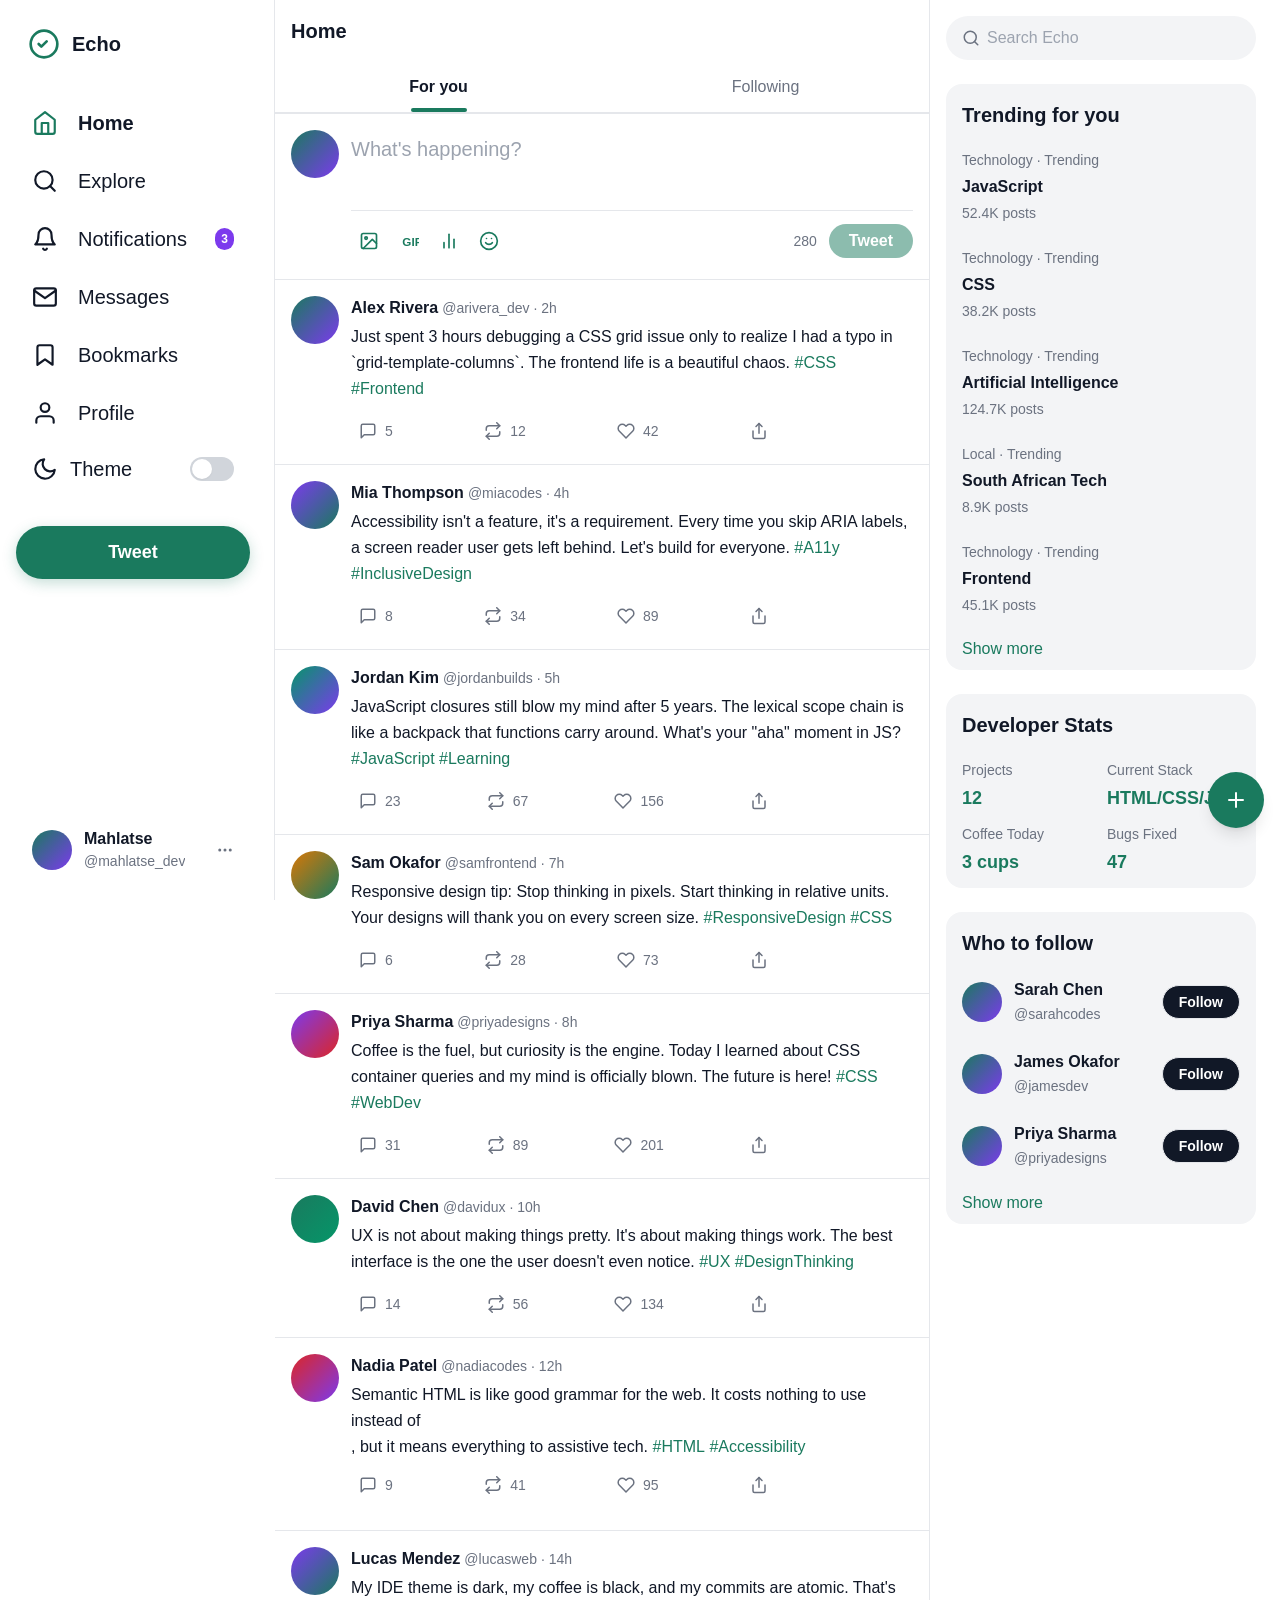
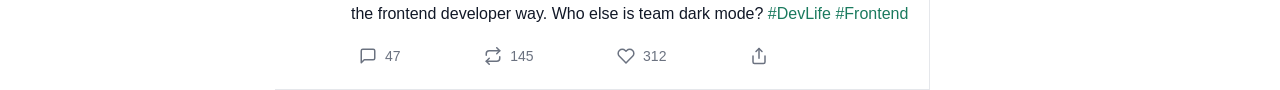
<file: index.html>
<!DOCTYPE html>
<html lang="en" data-theme="light">
<head>
  <meta charset="UTF-8">
  <meta name="viewport" content="width=device-width, initial-scale=1.0, maximum-scale=5.0">
  <meta name="description" content="Echo - Share ideas. Build conversations. A Twitter-inspired social platform for developers.">
  <meta name="theme-color" content="#1a7a5e">
  <title>Echo / Home</title>
  <link rel="stylesheet" href="css/variables.css">
  <link rel="stylesheet" href="css/main.css">
</head>
<body>
  <a href="#main-content" class="skip-link">Skip to main content</a>
  
  <!-- Toast Container -->
  <div class="toast-container" id="toast-container" role="status" aria-live="polite" aria-atomic="true"></div>
  
  <!-- Tweet Modal -->
  <div class="modal-backdrop" id="tweet-modal-backdrop" role="dialog" aria-modal="true" aria-labelledby="tweet-modal-title" tabindex="-1">
    <div class="modal" id="tweet-modal">
      <div class="modal__header">
        <button class="modal__close" id="tweet-modal-close" aria-label="Close tweet composer">
          <svg viewBox="0 0 24 24" fill="none" stroke="currentColor" stroke-width="2" stroke-linecap="round" stroke-linejoin="round"><line x1="18" y1="6" x2="6" y2="18"></line><line x1="6" y1="6" x2="18" y2="18"></line></svg>
        </button>
        <span id="tweet-modal-title" class="sr-only">Compose new tweet</span>
      </div>
      <div class="modal__body">
        <div class="composer" style="border: none;">
          <div class="composer__avatar" role="img" aria-label="Mahlatse's avatar"></div>
          <div class="composer__body">
            <textarea 
              class="composer__textarea" 
              id="modal-tweet-input" 
              placeholder="What's happening?" 
              maxlength="280" 
              aria-label="Tweet text"
              rows="4"
            ></textarea>
            <div class="composer__actions" style="border-top: 1px solid var(--border-color); margin-top: var(--space-3);">
              <div class="composer__tools">
                <button class="composer__tool" aria-label="Add media"><svg viewBox="0 0 24 24" fill="none" stroke="currentColor" stroke-width="2" stroke-linecap="round" stroke-linejoin="round"><rect x="3" y="3" width="18" height="18" rx="2" ry="2"></rect><circle cx="8.5" cy="8.5" r="1.5"></circle><polyline points="21 15 16 10 5 21"></polyline></svg></button>
                <button class="composer__tool" aria-label="Add GIF"><svg viewBox="0 0 24 24" fill="none" stroke="currentColor" stroke-width="2" stroke-linecap="round" stroke-linejoin="round"><text x="4" y="18" font-size="14" font-weight="bold" fill="currentColor" stroke="none">GIF</text></svg></button>
                <button class="composer__tool" aria-label="Add poll"><svg viewBox="0 0 24 24" fill="none" stroke="currentColor" stroke-width="2" stroke-linecap="round" stroke-linejoin="round"><line x1="18" y1="20" x2="18" y2="10"></line><line x1="12" y1="20" x2="12" y2="4"></line><line x1="6" y1="20" x2="6" y2="14"></line></svg></button>
                <button class="composer__tool" aria-label="Add emoji"><svg viewBox="0 0 24 24" fill="none" stroke="currentColor" stroke-width="2" stroke-linecap="round" stroke-linejoin="round"><circle cx="12" cy="12" r="10"></circle><path d="M8 14s1.5 2 4 2 4-2 4-2"></path><line x1="9" y1="9" x2="9.01" y2="9"></line><line x1="15" y1="9" x2="15.01" y2="9"></line></svg></button>
              </div>
              <div class="composer__right">
                <span class="composer__counter" id="modal-char-counter">280</span>
                <button class="composer__btn" id="modal-tweet-btn" disabled aria-label="Post tweet">Tweet</button>
              </div>
            </div>
          </div>
        </div>
      </div>
    </div>
  </div>
  
  <!-- Login Modal -->
  <div class="modal-backdrop" id="login-modal-backdrop" role="dialog" aria-modal="true" aria-labelledby="login-modal-title" tabindex="-1">
    <div class="modal" style="max-width: 440px;">
      <div class="modal__header">
        <div style="display: flex; align-items: center; gap: var(--space-3);">
          <svg class="logo__icon" viewBox="0 0 24 24" fill="none" stroke="currentColor" stroke-width="2" stroke-linecap="round" stroke-linejoin="round" style="width: 28px; height: 28px;"><path d="M12 2C6.48 2 2 6.48 2 12s4.48 10 10 10 10-4.48 10-10S17.52 2 12 2z"></path><path d="M8 12l2 2 4-4"></path></svg>
          <span id="login-modal-title" style="font-weight: var(--font-bold); font-size: var(--text-lg); color: var(--text-primary);">Sign in to Echo</span>
        </div>
        <button class="modal__close" id="login-modal-close" aria-label="Close login dialog">
          <svg viewBox="0 0 24 24" fill="none" stroke="currentColor" stroke-width="2" stroke-linecap="round" stroke-linejoin="round"><line x1="18" y1="6" x2="6" y2="18"></line><line x1="6" y1="6" x2="18" y2="18"></line></svg>
        </button>
      </div>
      <div class="modal__body" style="padding: var(--space-6);">
        <form class="login-form" id="login-modal-form" novalidate>
          <div class="form-group">
            <label class="form-label" for="login-modal-email">Email address</label>
            <div class="form-input-wrapper">
              <input 
                type="email" 
                id="login-modal-email" 
                class="form-input" 
                placeholder="you@example.com" 
                autocomplete="email"
                aria-describedby="login-modal-email-error"
                required
              >
            </div>
            <div class="form-error" id="login-modal-email-error" role="alert" aria-live="assertive" style="display: none;">
              <svg class="form-error__icon" viewBox="0 0 24 24" fill="none" stroke="currentColor" stroke-width="2" stroke-linecap="round" stroke-linejoin="round"><circle cx="12" cy="12" r="10"></circle><line x1="12" y1="8" x2="12" y2="12"></line><line x1="12" y1="16" x2="12.01" y2="16"></line></svg>
              <span>Please enter a valid email address</span>
            </div>
          </div>
          <div class="form-group">
            <label class="form-label" for="login-modal-password">Password</label>
            <div class="form-input-wrapper">
              <input 
                type="password" 
                id="login-modal-password" 
                class="form-input" 
                placeholder="Enter your password" 
                autocomplete="current-password"
                aria-describedby="login-modal-password-error"
                required
                minlength="6"
              >
              <button type="button" class="form-input__icon" id="login-modal-toggle-password" aria-label="Toggle password visibility" tabindex="-1">
                <svg id="login-modal-eye-icon" viewBox="0 0 24 24" fill="none" stroke="currentColor" stroke-width="2" stroke-linecap="round" stroke-linejoin="round"><path d="M1 12s4-8 11-8 11 8 11 8-4 8-11 8-11-8-11-8z"></path><circle cx="12" cy="12" r="3"></circle></svg>
              </button>
            </div>
            <div class="form-error" id="login-modal-password-error" role="alert" aria-live="assertive" style="display: none;">
              <svg class="form-error__icon" viewBox="0 0 24 24" fill="none" stroke="currentColor" stroke-width="2" stroke-linecap="round" stroke-linejoin="round"><circle cx="12" cy="12" r="10"></circle><line x1="12" y1="8" x2="12" y2="12"></line><line x1="12" y1="16" x2="12.01" y2="16"></line></svg>
              <span>Password must be at least 6 characters</span>
            </div>
          </div>
          <div class="form-options">
            <label class="form-checkbox-wrapper">
              <input type="checkbox" class="form-checkbox" id="login-modal-remember" aria-label="Remember me">
              <span class="form-checkbox-label">Remember me</span>
            </label>
            <a href="#" class="form-link">Forgot password?</a>
          </div>
          <button type="submit" class="btn-login" id="login-modal-submit">
            <span>Sign In</span>
          </button>
        </form>
        <div class="login-divider">or</div>
        <div class="login-footer">
          Don't have an account? <a href="#">Sign up</a>
        </div>
      </div>
    </div>
  </div>
  
  <div class="app-container">
    <!-- LEFT SIDEBAR -->
    <aside class="sidebar-left" role="navigation" aria-label="Main navigation">
      <div class="sidebar-left__top">
        <a href="index.html" class="logo" aria-label="Echo home">
          <svg class="logo__icon" viewBox="0 0 24 24" fill="none" stroke="currentColor" stroke-width="2" stroke-linecap="round" stroke-linejoin="round">
            <path d="M12 2C6.48 2 2 6.48 2 12s4.48 10 10 10 10-4.48 10-10S17.52 2 12 2z"></path>
            <path d="M8 12l2 2 4-4"></path>
          </svg>
          <span class="logo__text">Echo</span>
        </a>
        
        <nav class="nav" role="tablist" aria-label="Navigation tabs">
          <a href="index.html" class="nav__item nav__item--active" role="tab" aria-selected="true" aria-label="Home timeline">
            <svg class="nav__icon" viewBox="0 0 24 24" fill="none" stroke="currentColor" stroke-width="2" stroke-linecap="round" stroke-linejoin="round"><path d="M3 9l9-7 9 7v11a2 2 0 0 1-2 2H5a2 2 0 0 1-2-2z"></path><polyline points="9 22 9 12 15 12 15 22"></polyline></svg>
            <span class="nav__label">Home</span>
          </a>
          <a href="#" class="nav__item" role="tab" aria-selected="false" aria-label="Explore trending topics">
            <svg class="nav__icon" viewBox="0 0 24 24" fill="none" stroke="currentColor" stroke-width="2" stroke-linecap="round" stroke-linejoin="round"><circle cx="11" cy="11" r="8"></circle><line x1="21" y1="21" x2="16.65" y2="16.65"></line></svg>
            <span class="nav__label">Explore</span>
          </a>
          <a href="#" class="nav__item" role="tab" aria-selected="false" aria-label="Notifications">
            <svg class="nav__icon" viewBox="0 0 24 24" fill="none" stroke="currentColor" stroke-width="2" stroke-linecap="round" stroke-linejoin="round"><path d="M18 8A6 6 0 0 0 6 8c0 7-3 9-3 9h18s-3-2-3-9"></path><path d="M13.73 21a2 2 0 0 1-3.46 0"></path></svg>
            <span class="nav__label">Notifications</span>
            <span class="nav__badge" aria-label="3 unread notifications">3</span>
          </a>
          <a href="#" class="nav__item" role="tab" aria-selected="false" aria-label="Messages">
            <svg class="nav__icon" viewBox="0 0 24 24" fill="none" stroke="currentColor" stroke-width="2" stroke-linecap="round" stroke-linejoin="round"><path d="M4 4h16c1.1 0 2 .9 2 2v12c0 1.1-.9 2-2 2H4c-1.1 0-2-.9-2-2V6c0-1.1.9-2 2-2z"></path><polyline points="22,6 12,13 2,6"></polyline></svg>
            <span class="nav__label">Messages</span>
          </a>
          <a href="#" class="nav__item" role="tab" aria-selected="false" aria-label="Bookmarks">
            <svg class="nav__icon" viewBox="0 0 24 24" fill="none" stroke="currentColor" stroke-width="2" stroke-linecap="round" stroke-linejoin="round"><path d="M19 21l-7-5-7 5V5a2 2 0 0 1 2-2h10a2 2 0 0 1 2 2z"></path></svg>
            <span class="nav__label">Bookmarks</span>
          </a>
          <a href="#" class="nav__item" role="tab" aria-selected="false" aria-label="Profile">
            <svg class="nav__icon" viewBox="0 0 24 24" fill="none" stroke="currentColor" stroke-width="2" stroke-linecap="round" stroke-linejoin="round"><path d="M20 21v-2a4 4 0 0 0-4-4H8a4 4 0 0 0-4 4v2"></path><circle cx="12" cy="7" r="4"></circle></svg>
            <span class="nav__label">Profile</span>
          </a>
          <button class="theme-toggle" id="theme-toggle" aria-label="Toggle dark mode" aria-pressed="false">
            <svg class="theme-toggle__icon" viewBox="0 0 24 24" fill="none" stroke="currentColor" stroke-width="2" stroke-linecap="round" stroke-linejoin="round"><path d="M21 12.79A9 9 0 1 1 11.21 3 7 7 0 0 0 21 12.79z"></path></svg>
            <span class="theme-toggle__label">Theme</span>
            <span class="theme-toggle__switch" aria-hidden="true"></span>
          </button>
        </nav>
        
        <button class="btn-tweet" id="sidebar-tweet-btn" aria-label="Compose new tweet">
          <span>Tweet</span>
          <svg style="display: none;" viewBox="0 0 24 24" fill="none" stroke="currentColor" stroke-width="2" stroke-linecap="round" stroke-linejoin="round"><line x1="12" y1="5" x2="12" y2="19"></line><line x1="5" y1="12" x2="19" y2="12"></line></svg>
        </button>
      </div>
      
      <div class="profile-summary" role="button" tabindex="0" aria-label="Open profile menu for Mahlatse">
        <div class="profile-summary__avatar" role="img" aria-label="Mahlatse's avatar"></div>
        <div class="profile-summary__info">
          <span class="profile-summary__name">Mahlatse</span>
          <span class="profile-summary__handle">@mahlatse_dev</span>
        </div>
        <svg class="profile-summary__menu" viewBox="0 0 24 24" fill="none" stroke="currentColor" stroke-width="2" stroke-linecap="round" stroke-linejoin="round"><circle cx="12" cy="12" r="1"></circle><circle cx="19" cy="12" r="1"></circle><circle cx="5" cy="12" r="1"></circle></svg>
      </div>
    </aside>
    
    <!-- MAIN CONTENT -->
    <main class="main-feed" id="main-content">
      <header class="feed-header">
        <h1 class="feed-header__title">Home</h1>
        <div class="feed-tabs" role="tablist" aria-label="Feed tabs">
          <button class="feed-tab feed-tab--active" role="tab" aria-selected="true" id="tab-for-you">For you</button>
          <button class="feed-tab" role="tab" aria-selected="false" id="tab-following">Following</button>
        </div>
      </header>
      
      <!-- Tweet Composer -->
      <div class="composer" role="form" aria-label="Compose tweet">
        <div class="composer__avatar" role="img" aria-label="Mahlatse's avatar"></div>
        <div class="composer__body">
          <textarea 
            class="composer__textarea" 
            id="tweet-input" 
            placeholder="What's happening?" 
            maxlength="280" 
            aria-label="Tweet text"
            rows="2"
          ></textarea>
          <div class="composer__actions">
            <div class="composer__tools">
              <button class="composer__tool" aria-label="Add media"><svg viewBox="0 0 24 24" fill="none" stroke="currentColor" stroke-width="2" stroke-linecap="round" stroke-linejoin="round"><rect x="3" y="3" width="18" height="18" rx="2" ry="2"></rect><circle cx="8.5" cy="8.5" r="1.5"></circle><polyline points="21 15 16 10 5 21"></polyline></svg></button>
              <button class="composer__tool" aria-label="Add GIF"><svg viewBox="0 0 24 24" fill="none" stroke="currentColor" stroke-width="2" stroke-linecap="round" stroke-linejoin="round"><text x="4" y="18" font-size="14" font-weight="bold" fill="currentColor" stroke="none">GIF</text></svg></button>
              <button class="composer__tool" aria-label="Add poll"><svg viewBox="0 0 24 24" fill="none" stroke="currentColor" stroke-width="2" stroke-linecap="round" stroke-linejoin="round"><line x1="18" y1="20" x2="18" y2="10"></line><line x1="12" y1="20" x2="12" y2="4"></line><line x1="6" y1="20" x2="6" y2="14"></line></svg></button>
              <button class="composer__tool" aria-label="Add emoji"><svg viewBox="0 0 24 24" fill="none" stroke="currentColor" stroke-width="2" stroke-linecap="round" stroke-linejoin="round"><circle cx="12" cy="12" r="10"></circle><path d="M8 14s1.5 2 4 2 4-2 4-2"></path><line x1="9" y1="9" x2="9.01" y2="9"></line><line x1="15" y1="9" x2="15.01" y2="9"></line></svg></button>
            </div>
            <div class="composer__right">
              <span class="composer__counter" id="char-counter">280</span>
              <button class="composer__btn" id="tweet-btn" disabled aria-label="Post tweet">Tweet</button>
            </div>
          </div>
        </div>
      </div>
      
      <!-- Skeleton Loading -->
      <div id="skeleton-feed" aria-hidden="true">
        <div class="skeleton-tweet">
          <div class="skeleton skeleton-tweet__avatar"></div>
          <div class="skeleton-tweet__body">
            <div class="skeleton skeleton-tweet__line skeleton-tweet__line--short"></div>
            <div class="skeleton skeleton-tweet__line skeleton-tweet__line--long"></div>
            <div class="skeleton skeleton-tweet__line skeleton-tweet__line--medium"></div>
          </div>
        </div>
        <div class="skeleton-tweet">
          <div class="skeleton skeleton-tweet__avatar"></div>
          <div class="skeleton-tweet__body">
            <div class="skeleton skeleton-tweet__line skeleton-tweet__line--short"></div>
            <div class="skeleton skeleton-tweet__line skeleton-tweet__line--long"></div>
            <div class="skeleton skeleton-tweet__line skeleton-tweet__line--medium"></div>
          </div>
        </div>
        <div class="skeleton-tweet">
          <div class="skeleton skeleton-tweet__avatar"></div>
          <div class="skeleton-tweet__body">
            <div class="skeleton skeleton-tweet__line skeleton-tweet__line--short"></div>
            <div class="skeleton skeleton-tweet__line skeleton-tweet__line--long"></div>
            <div class="skeleton skeleton-tweet__line skeleton-tweet__line--medium"></div>
          </div>
        </div>
      </div>
      
      <!-- Tweet Feed -->
      <div id="tweet-feed" role="feed" aria-label="Tweet timeline" aria-busy="false" style="display: none;"></div>
    </main>
    
    <!-- RIGHT SIDEBAR -->
    <aside class="sidebar-right" aria-label="Trending and suggestions">
      <!-- Search -->
      <div class="search">
        <div class="search__input-wrapper">
          <svg class="search__icon" viewBox="0 0 24 24" fill="none" stroke="currentColor" stroke-width="2" stroke-linecap="round" stroke-linejoin="round"><circle cx="11" cy="11" r="8"></circle><line x1="21" y1="21" x2="16.65" y2="16.65"></line></svg>
          <input 
            type="text" 
            class="search__input" 
            id="search-input" 
            placeholder="Search Echo" 
            aria-label="Search"
            autocomplete="off"
          >
        </div>
        <div class="search__suggestions" id="search-suggestions" role="listbox" aria-label="Search suggestions">
          <div class="search__suggestion-item" role="option" tabindex="0">
            <svg width="16" height="16" viewBox="0 0 24 24" fill="none" stroke="currentColor" stroke-width="2" stroke-linecap="round" stroke-linejoin="round"><circle cx="11" cy="11" r="8"></circle><line x1="21" y1="21" x2="16.65" y2="16.65"></line></svg>
            <span>JavaScript</span>
          </div>
          <div class="search__suggestion-item" role="option" tabindex="0">
            <svg width="16" height="16" viewBox="0 0 24 24" fill="none" stroke="currentColor" stroke-width="2" stroke-linecap="round" stroke-linejoin="round"><circle cx="11" cy="11" r="8"></circle><line x1="21" y1="21" x2="16.65" y2="16.65"></line></svg>
            <span>CSS Grid</span>
          </div>
          <div class="search__suggestion-item" role="option" tabindex="0">
            <svg width="16" height="16" viewBox="0 0 24 24" fill="none" stroke="currentColor" stroke-width="2" stroke-linecap="round" stroke-linejoin="round"><circle cx="11" cy="11" r="8"></circle><line x1="21" y1="21" x2="16.65" y2="16.65"></line></svg>
            <span>Accessibility</span>
          </div>
          <div class="search__suggestion-item" role="option" tabindex="0">
            <svg width="16" height="16" viewBox="0 0 24 24" fill="none" stroke="currentColor" stroke-width="2" stroke-linecap="round" stroke-linejoin="round"><circle cx="11" cy="11" r="8"></circle><line x1="21" y1="21" x2="16.65" y2="16.65"></line></svg>
            <span>Frontend</span>
          </div>
        </div>
      </div>
      
      <!-- Trending -->
      <div class="widget">
        <h2 class="widget__header">Trending for you</h2>
        <div class="widget__item" tabindex="0" role="button">
          <span class="widget__category">Technology · Trending</span>
          <span class="widget__title">JavaScript</span>
          <span class="widget__meta">52.4K posts</span>
        </div>
        <div class="widget__item" tabindex="0" role="button">
          <span class="widget__category">Technology · Trending</span>
          <span class="widget__title">CSS</span>
          <span class="widget__meta">38.2K posts</span>
        </div>
        <div class="widget__item" tabindex="0" role="button">
          <span class="widget__category">Technology · Trending</span>
          <span class="widget__title">Artificial Intelligence</span>
          <span class="widget__meta">124.7K posts</span>
        </div>
        <div class="widget__item" tabindex="0" role="button">
          <span class="widget__category">Local · Trending</span>
          <span class="widget__title">South African Tech</span>
          <span class="widget__meta">8.9K posts</span>
        </div>
        <div class="widget__item" tabindex="0" role="button">
          <span class="widget__category">Technology · Trending</span>
          <span class="widget__title">Frontend</span>
          <span class="widget__meta">45.1K posts</span>
        </div>
        <button class="widget__footer">Show more</button>
      </div>
      
      <!-- Developer Stats -->
      <div class="widget">
        <h2 class="widget__header">Developer Stats</h2>
        <div class="dev-stats">
          <div class="dev-stat">
            <span class="dev-stat__label">Projects</span>
            <span class="dev-stat__value">12</span>
          </div>
          <div class="dev-stat">
            <span class="dev-stat__label">Current Stack</span>
            <span class="dev-stat__value">HTML/CSS/JS</span>
          </div>
          <div class="dev-stat">
            <span class="dev-stat__label">Coffee Today</span>
            <span class="dev-stat__value">3 cups</span>
          </div>
          <div class="dev-stat">
            <span class="dev-stat__label">Bugs Fixed</span>
            <span class="dev-stat__value">47</span>
          </div>
        </div>
      </div>
      
      <!-- Who to Follow -->
      <div class="widget">
        <h2 class="widget__header">Who to follow</h2>
        <div class="follow-item" tabindex="0" role="button">
          <div class="follow-item__avatar" role="img" aria-label="Sarah's avatar"></div>
          <div class="follow-item__info">
            <span class="follow-item__name">Sarah Chen</span>
            <span class="follow-item__handle">@sarahcodes</span>
          </div>
          <button class="follow-item__btn" aria-label="Follow Sarah Chen"><span class="follow-text">Follow</span></button>
        </div>
        <div class="follow-item" tabindex="0" role="button">
          <div class="follow-item__avatar" role="img" aria-label="James's avatar"></div>
          <div class="follow-item__info">
            <span class="follow-item__name">James Okafor</span>
            <span class="follow-item__handle">@jamesdev</span>
          </div>
          <button class="follow-item__btn" aria-label="Follow James Okafor"><span class="follow-text">Follow</span></button>
        </div>
        <div class="follow-item" tabindex="0" role="button">
          <div class="follow-item__avatar" role="img" aria-label="Priya's avatar"></div>
          <div class="follow-item__info">
            <span class="follow-item__name">Priya Sharma</span>
            <span class="follow-item__handle">@priyadesigns</span>
          </div>
          <button class="follow-item__btn" aria-label="Follow Priya Sharma"><span class="follow-text">Follow</span></button>
        </div>
        <button class="widget__footer">Show more</button>
      </div>
    </aside>
  </div>
  
  <!-- Mobile FAB -->
  <button class="fab" id="mobile-fab" aria-label="Compose new tweet">
    <svg viewBox="0 0 24 24" fill="none" stroke="currentColor" stroke-width="2" stroke-linecap="round" stroke-linejoin="round"><line x1="12" y1="5" x2="12" y2="19"></line><line x1="5" y1="12" x2="19" y2="12"></line></svg>
  </button>
  
  <!-- Mobile Bottom Nav -->
  <nav class="bottom-nav" role="navigation" aria-label="Mobile navigation">
    <a href="index.html" class="bottom-nav__item bottom-nav__item--active" aria-label="Home">
      <svg class="bottom-nav__icon" viewBox="0 0 24 24" fill="none" stroke="currentColor" stroke-width="2" stroke-linecap="round" stroke-linejoin="round"><path d="M3 9l9-7 9 7v11a2 2 0 0 1-2 2H5a2 2 0 0 1-2-2z"></path><polyline points="9 22 9 12 15 12 15 22"></polyline></svg>
    </a>
    <a href="#" class="bottom-nav__item" aria-label="Search">
      <svg class="bottom-nav__icon" viewBox="0 0 24 24" fill="none" stroke="currentColor" stroke-width="2" stroke-linecap="round" stroke-linejoin="round"><circle cx="11" cy="11" r="8"></circle><line x1="21" y1="21" x2="16.65" y2="16.65"></line></svg>
    </a>
    <a href="#" class="bottom-nav__item" aria-label="Notifications">
      <svg class="bottom-nav__icon" viewBox="0 0 24 24" fill="none" stroke="currentColor" stroke-width="2" stroke-linecap="round" stroke-linejoin="round"><path d="M18 8A6 6 0 0 0 6 8c0 7-3 9-3 9h18s-3-2-3-9"></path><path d="M13.73 21a2 2 0 0 1-3.46 0"></path></svg>
      <span class="bottom-nav__badge">3</span>
    </a>
    <a href="#" class="bottom-nav__item" aria-label="Messages">
      <svg class="bottom-nav__icon" viewBox="0 0 24 24" fill="none" stroke="currentColor" stroke-width="2" stroke-linecap="round" stroke-linejoin="round"><path d="M4 4h16c1.1 0 2 .9 2 2v12c0 1.1-.9 2-2 2H4c-1.1 0-2-.9-2-2V6c0-1.1.9-2 2-2z"></path><polyline points="22,6 12,13 2,6"></polyline></svg>
    </a>
  </nav>
  
  <script src="js/darkMode.js"></script>
  <script src="js/modal.js"></script>
  <script src="js/app.js"></script>
</body>
</html>
</file>
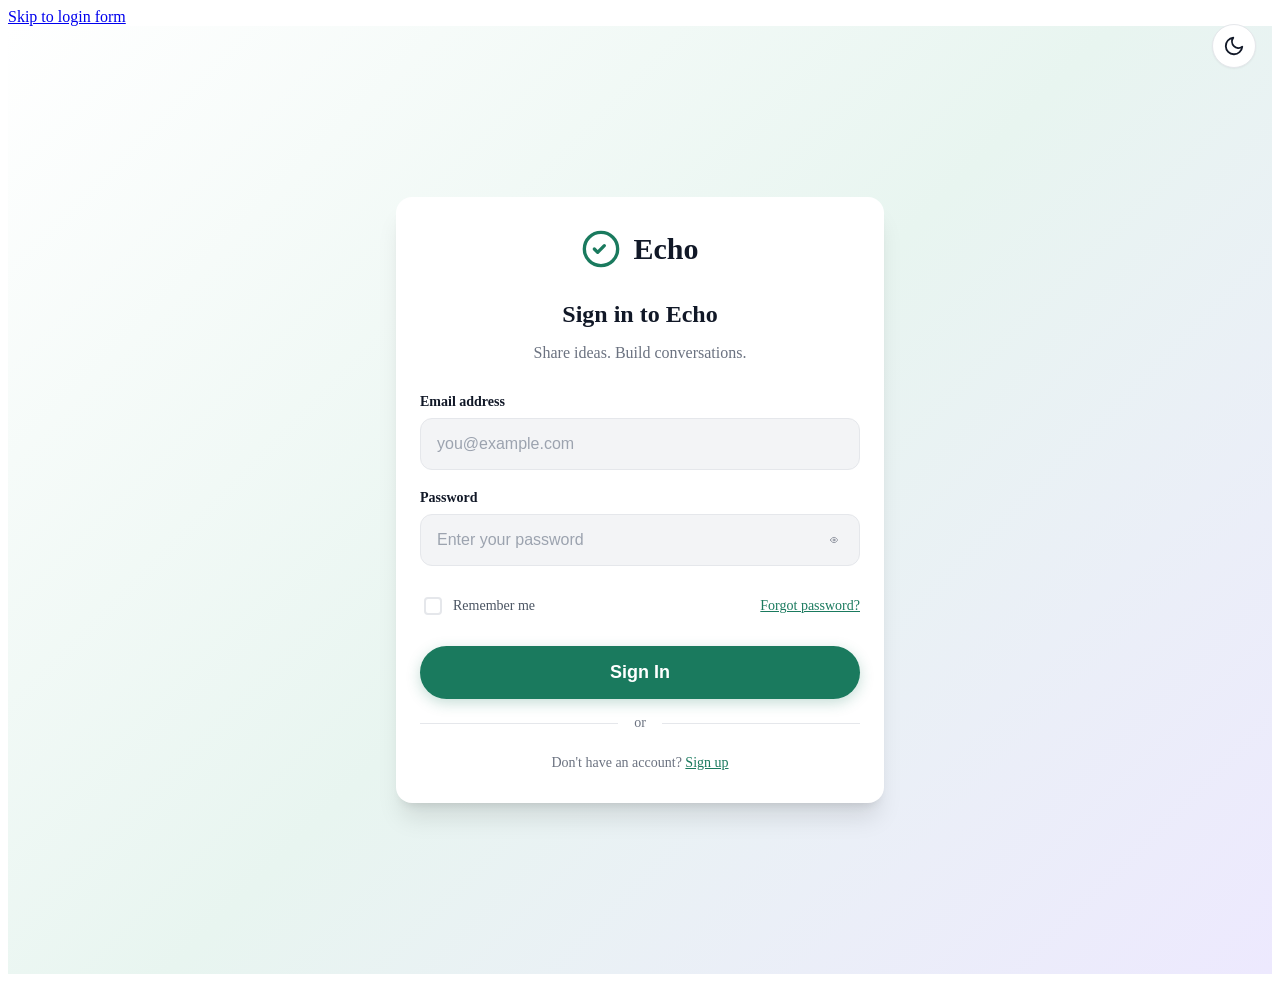
<file: login.html>
<!DOCTYPE html>
<html lang="en" data-theme="light">
<head>
  <meta charset="UTF-8">
  <meta name="viewport" content="width=device-width, initial-scale=1.0, maximum-scale=5.0">
  <meta name="description" content="Sign in to Echo - Share ideas. Build conversations.">
  <meta name="theme-color" content="#1a7a5e">
  <title>Sign in to Echo</title>
  <link rel="stylesheet" href="css/variables.css">
  <link rel="stylesheet" href="css/login.css">
</head>
<body>
  <a href="#login-content" class="skip-link">Skip to login form</a>
  
  <!-- Toast Container -->
  <div class="toast-container" id="toast-container" role="status" aria-live="polite" aria-atomic="true"></div>
  
  <div class="login-page" id="login-content">
    <button class="login-theme-toggle" id="theme-toggle" aria-label="Toggle dark mode" aria-pressed="false">
      <svg viewBox="0 0 24 24" fill="none" stroke="currentColor" stroke-width="2" stroke-linecap="round" stroke-linejoin="round">
        <path d="M21 12.79A9 9 0 1 1 11.21 3 7 7 0 0 0 21 12.79z"></path>
      </svg>
    </button>
    
    <div class="login-card">
      <div class="login-card__logo">
        <svg class="login-card__logo-icon" viewBox="0 0 24 24" fill="none" stroke="currentColor" stroke-width="2" stroke-linecap="round" stroke-linejoin="round">
          <path d="M12 2C6.48 2 2 6.48 2 12s4.48 10 10 10 10-4.48 10-10S17.52 2 12 2z"></path>
          <path d="M8 12l2 2 4-4"></path>
        </svg>
        <span class="login-card__logo-text">Echo</span>
      </div>
      
      <h1 class="login-card__title">Sign in to Echo</h1>
      <p class="login-card__subtitle">Share ideas. Build conversations.</p>
      
      <form class="login-form" id="login-form" novalidate>
        <div class="form-group">
          <label class="form-label" for="login-email">Email address</label>
          <div class="form-input-wrapper">
            <input 
              type="email" 
              id="login-email" 
              class="form-input" 
              placeholder="you@example.com" 
              autocomplete="email"
              aria-describedby="login-email-error"
              required
            >
          </div>
          <div class="form-error" id="login-email-error" role="alert" aria-live="assertive" style="display: none;">
            <svg class="form-error__icon" viewBox="0 0 24 24" fill="none" stroke="currentColor" stroke-width="2" stroke-linecap="round" stroke-linejoin="round"><circle cx="12" cy="12" r="10"></circle><line x1="12" y1="8" x2="12" y2="12"></line><line x1="12" y1="16" x2="12.01" y2="16"></line></svg>
            <span>Please enter a valid email address</span>
          </div>
        </div>
        
        <div class="form-group">
          <label class="form-label" for="login-password">Password</label>
          <div class="form-input-wrapper">
            <input 
              type="password" 
              id="login-password" 
              class="form-input" 
              placeholder="Enter your password" 
              autocomplete="current-password"
              aria-describedby="login-password-error"
              required
              minlength="6"
            >
            <button type="button" class="form-input__icon" id="toggle-password" aria-label="Toggle password visibility" tabindex="-1">
              <svg id="eye-icon" viewBox="0 0 24 24" fill="none" stroke="currentColor" stroke-width="2" stroke-linecap="round" stroke-linejoin="round">
                <path d="M1 12s4-8 11-8 11 8 11 8-4 8-11 8-11-8-11-8z"></path>
                <circle cx="12" cy="12" r="3"></circle>
              </svg>
            </button>
          </div>
          <div class="form-error" id="login-password-error" role="alert" aria-live="assertive" style="display: none;">
            <svg class="form-error__icon" viewBox="0 0 24 24" fill="none" stroke="currentColor" stroke-width="2" stroke-linecap="round" stroke-linejoin="round"><circle cx="12" cy="12" r="10"></circle><line x1="12" y1="8" x2="12" y2="12"></line><line x1="12" y1="16" x2="12.01" y2="16"></line></svg>
            <span>Password must be at least 6 characters</span>
          </div>
        </div>
        
        <div class="form-options">
          <label class="form-checkbox-wrapper">
            <input type="checkbox" class="form-checkbox" id="remember-me" aria-label="Remember me">
            <span class="form-checkbox-label">Remember me</span>
          </label>
          <a href="#" class="form-link">Forgot password?</a>
        </div>
        
        <button type="submit" class="btn-login" id="login-submit">
          <span>Sign In</span>
        </button>
      </form>
      
      <div class="login-divider">or</div>
      
      <div class="login-footer">
        Don't have an account? <a href="#">Sign up</a>
      </div>
    </div>
  </div>
  
  <script src="js/darkMode.js"></script>
  <script src="js/login.js"></script>
</body>
</html>
</file>
<file: css/variables.css>
/* ============================================
   ECHO — CSS Design Tokens
   Matte Emerald Green + Purple Accent Scheme
   ============================================ */

:root {
  /* Primary Palette — Matte Emerald Green */
  --color-primary: #1a7a5e;
  --color-primary-hover: #156b52;
  --color-primary-light: #e8f5f0;
  --color-primary-dark: #0f4a38;
  --color-primary-muted: #6b9b8a;

  /* Accent — Purple */
  --color-accent: #7c3aed;
  --color-accent-hover: #6d28d9;
  --color-accent-light: #ede9fe;
  --color-accent-muted: #a78bfa;

  /* Semantic Colors */
  --color-success: #059669;
  --color-warning: #d97706;
  --color-error: #dc2626;
  --color-info: #7c3aed;

  /* Neutral Scale */
  --color-white: #ffffff;
  --color-gray-50: #f9fafb;
  --color-gray-100: #f3f4f6;
  --color-gray-200: #e5e7eb;
  --color-gray-300: #d1d5db;
  --color-gray-400: #9ca3af;
  --color-gray-500: #6b7280;
  --color-gray-600: #4b5563;
  --color-gray-700: #374151;
  --color-gray-800: #1f2937;
  --color-gray-900: #111827;
  --color-black: #000000;

  /* Background */
  --bg-body: #ffffff;
  --bg-surface: #ffffff;
  --bg-surface-hover: #f9fafb;
  --bg-surface-active: #f3f4f6;
  --bg-elevated: #ffffff;
  --bg-overlay: rgba(0, 0, 0, 0.4);
  --bg-header: rgba(255, 255, 255, 0.85);

  /* Text */
  --text-primary: #111827;
  --text-secondary: #4b5563;
  --text-muted: #6b7280;
  --text-placeholder: #9ca3af;
  --text-on-primary: #ffffff;
  --text-on-accent: #ffffff;

  /* Border */
  --border-color: #e5e7eb;
  --border-color-light: #f3f4f6;
  --border-color-focus: #1a7a5e;
  --border-color-accent: #7c3aed;

  /* Shadows */
  --shadow-sm: 0 1px 2px 0 rgba(0, 0, 0, 0.05);
  --shadow-md: 0 4px 6px -1px rgba(0, 0, 0, 0.1), 0 2px 4px -2px rgba(0, 0, 0, 0.1);
  --shadow-lg: 0 10px 15px -3px rgba(0, 0, 0, 0.1), 0 4px 6px -4px rgba(0, 0, 0, 0.1);
  --shadow-xl: 0 20px 25px -5px rgba(0, 0, 0, 0.1), 0 8px 10px -6px rgba(0, 0, 0, 0.1);
  --shadow-primary: 0 4px 14px 0 rgba(26, 122, 94, 0.25);
  --shadow-accent: 0 4px 14px 0 rgba(124, 58, 237, 0.25);

  /* Typography */
  --font-sans: -apple-system, BlinkMacSystemFont, "Segoe UI", Roboto, Helvetica, Arial, sans-serif;
  --font-mono: "SF Mono", "Monaco", "Inconsolata", "Roboto Mono", monospace;

  --text-xs: 0.75rem;
  --text-sm: 0.875rem;
  --text-base: 1rem;
  --text-lg: 1.125rem;
  --text-xl: 1.25rem;
  --text-2xl: 1.5rem;
  --text-3xl: 1.875rem;

  --font-normal: 400;
  --font-medium: 500;
  --font-semibold: 600;
  --font-bold: 700;

  --leading-tight: 1.25;
  --leading-normal: 1.5;
  --leading-relaxed: 1.625;

  /* Spacing (8-point system) */
  --space-1: 0.25rem;
  --space-2: 0.5rem;
  --space-3: 0.75rem;
  --space-4: 1rem;
  --space-5: 1.25rem;
  --space-6: 1.5rem;
  --space-8: 2rem;
  --space-10: 2.5rem;
  --space-12: 3rem;
  --space-16: 4rem;
  --space-20: 5rem;

  /* Layout */
  --sidebar-left-width: 275px;
  --sidebar-right-width: 350px;
  --feed-max-width: 600px;
  --header-height: 53px;
  --bottom-nav-height: 56px;

  /* Radius */
  --radius-sm: 4px;
  --radius-md: 8px;
  --radius-lg: 12px;
  --radius-xl: 16px;
  --radius-full: 9999px;

  /* Transitions */
  --transition-fast: 150ms ease;
  --transition-base: 200ms ease;
  --transition-slow: 300ms ease;
  --transition-theme: 300ms ease-in-out;

  /* Z-index */
  --z-dropdown: 100;
  --z-sticky: 200;
  --z-modal-backdrop: 300;
  --z-modal: 400;
  --z-toast: 500;
}

/* ============================================
   DARK MODE TOKENS
   ============================================ */
[data-theme="dark"] {
  --bg-body: #000000;
  --bg-surface: #15202b;
  --bg-surface-hover: #1e2732;
  --bg-surface-active: #1e2732;
  --bg-elevated: #1e2732;
  --bg-overlay: rgba(91, 112, 131, 0.4);
  --bg-header: rgba(21, 32, 43, 0.85);

  --text-primary: #e7e9ea;
  --text-secondary: #71767b;
  --text-muted: #71767b;
  --text-placeholder: #536471;

  --border-color: #2f3336;
  --border-color-light: #1e2732;
  --border-color-focus: #1a7a5e;

  --shadow-sm: 0 1px 2px 0 rgba(255, 255, 255, 0.05);
  --shadow-md: 0 4px 6px -1px rgba(0, 0, 0, 0.3);
  --shadow-lg: 0 10px 15px -3px rgba(0, 0, 0, 0.4);
}
</file>
<file: css/main.css>
/* ============================================
   ECHO — Main Stylesheet
   Twitter-inspired Social Media Application
   ============================================ */

@import url('variables.css');

/* ============================================
   RESET & BASE
   ============================================ */
*, *::before, *::after {
  box-sizing: border-box;
  margin: 0;
  padding: 0;
}

html {
  scroll-behavior: smooth;
  -webkit-font-smoothing: antialiased;
  -moz-osx-font-smoothing: grayscale;
}

body {
  font-family: var(--font-sans);
  font-size: var(--text-base);
  line-height: var(--leading-normal);
  color: var(--text-primary);
  background-color: var(--bg-body);
  min-height: 100vh;
  transition: background-color var(--transition-theme), color var(--transition-theme);
}

img {
  max-width: 100%;
  height: auto;
  display: block;
}

button {
  font-family: inherit;
  cursor: pointer;
  border: none;
  background: none;
}

a {
  color: inherit;
  text-decoration: none;
}

input, textarea {
  font-family: inherit;
  font-size: inherit;
}

/* Skip Link */
.skip-link {
  position: absolute;
  top: -100%;
  left: var(--space-4);
  z-index: 9999;
  padding: var(--space-2) var(--space-4);
  background: var(--color-primary);
  color: var(--color-white);
  border-radius: var(--radius-md);
  font-weight: var(--font-semibold);
  transition: top var(--transition-fast);
}

.skip-link:focus {
  top: var(--space-4);
}

/* ============================================
   LAYOUT — 3-COLUMN GRID
   ============================================ */
.app-container {
  display: grid;
  grid-template-columns: var(--sidebar-left-width) 1fr var(--sidebar-right-width);
  max-width: 1280px;
  margin: 0 auto;
  min-height: 100vh;
}

/* Left Sidebar */
.sidebar-left {
  position: sticky;
  top: 0;
  height: 100vh;
  padding: var(--space-4) var(--space-6) var(--space-4) var(--space-4);
  display: flex;
  flex-direction: column;
  justify-content: space-between;
  border-right: 1px solid var(--border-color);
  transition: border-color var(--transition-theme);
}

.sidebar-left__top {
  display: flex;
  flex-direction: column;
  gap: var(--space-2);
}

/* Logo */
.logo {
  display: flex;
  align-items: center;
  gap: var(--space-3);
  padding: var(--space-3);
  border-radius: var(--radius-full);
  transition: background-color var(--transition-fast);
  width: fit-content;
}

.logo:hover {
  background-color: var(--bg-surface-hover);
}

.logo__icon {
  width: 32px;
  height: 32px;
  color: var(--color-primary);
  transition: color var(--transition-theme);
}

.logo__text {
  font-size: var(--text-xl);
  font-weight: var(--font-bold);
  color: var(--text-primary);
  transition: color var(--transition-theme);
}

/* Navigation */
.nav {
  display: flex;
  flex-direction: column;
  gap: var(--space-1);
  margin-top: var(--space-4);
}

.nav__item {
  display: flex;
  align-items: center;
  gap: var(--space-5);
  padding: var(--space-3) var(--space-4);
  border-radius: var(--radius-full);
  font-size: var(--text-xl);
  font-weight: var(--font-medium);
  color: var(--text-primary);
  transition: background-color var(--transition-fast), color var(--transition-theme);
  position: relative;
}

.nav__item:hover {
  background-color: var(--bg-surface-hover);
}

.nav__item:focus-visible {
  outline: 2px solid var(--color-primary);
  outline-offset: 2px;
}

.nav__item--active {
  font-weight: var(--font-bold);
}

.nav__item--active .nav__icon {
  color: var(--color-primary);
}

.nav__icon {
  width: 26px;
  height: 26px;
  flex-shrink: 0;
  transition: transform var(--transition-fast), color var(--transition-theme);
}

.nav__item:hover .nav__icon {
  transform: scale(1.1);
}

.nav__label {
  transition: color var(--transition-theme);
}

.nav__badge {
  position: absolute;
  right: var(--space-4);
  background: var(--color-accent);
  color: var(--color-white);
  font-size: var(--text-xs);
  font-weight: var(--font-bold);
  padding: 2px 6px;
  border-radius: var(--radius-full);
  min-width: 18px;
  text-align: center;
}

/* Tweet Button (Primary) */
.btn-tweet {
  width: 100%;
  margin-top: var(--space-6);
  padding: var(--space-4) var(--space-6);
  background: var(--color-primary);
  color: var(--color-white);
  font-size: var(--text-lg);
  font-weight: var(--font-bold);
  border-radius: var(--radius-full);
  transition: background-color var(--transition-fast), transform var(--transition-fast), box-shadow var(--transition-fast);
  box-shadow: var(--shadow-primary);
}

.btn-tweet:hover {
  background: var(--color-primary-hover);
  transform: translateY(-2px);
  box-shadow: 0 6px 20px rgba(26, 122, 94, 0.35);
}

.btn-tweet:active {
  transform: translateY(0);
}

.btn-tweet:focus-visible {
  outline: 2px solid var(--color-accent);
  outline-offset: 2px;
}

/* Profile Summary */
.profile-summary {
  display: flex;
  align-items: center;
  gap: var(--space-3);
  padding: var(--space-3) var(--space-4);
  border-radius: var(--radius-full);
  cursor: pointer;
  transition: background-color var(--transition-fast);
  margin-top: auto;
}

.profile-summary:hover {
  background-color: var(--bg-surface-hover);
}

.profile-summary__avatar {
  width: 40px;
  height: 40px;
  border-radius: var(--radius-full);
  object-fit: cover;
  background: linear-gradient(135deg, var(--color-primary), var(--color-accent));
}

.profile-summary__info {
  display: flex;
  flex-direction: column;
  overflow: hidden;
}

.profile-summary__name {
  font-weight: var(--font-bold);
  font-size: var(--text-base);
  color: var(--text-primary);
  white-space: nowrap;
  overflow: hidden;
  text-overflow: ellipsis;
  transition: color var(--transition-theme);
}

.profile-summary__handle {
  font-size: var(--text-sm);
  color: var(--text-muted);
  transition: color var(--transition-theme);
}

.profile-summary__menu {
  margin-left: auto;
  color: var(--text-muted);
  width: 18px;
  height: 18px;
}

/* ============================================
   MAIN FEED
   ============================================ */
.main-feed {
  border-right: 1px solid var(--border-color);
  min-height: 100vh;
  transition: border-color var(--transition-theme);
}

/* Sticky Header */
.feed-header {
  position: sticky;
  top: 0;
  z-index: var(--z-sticky);
  background: var(--bg-header);
  backdrop-filter: blur(12px);
  -webkit-backdrop-filter: blur(12px);
  border-bottom: 1px solid var(--border-color);
  transition: background-color var(--transition-theme), border-color var(--transition-theme);
}

.feed-header__title {
  padding: var(--space-4) var(--space-4);
  font-size: var(--text-xl);
  font-weight: var(--font-bold);
  color: var(--text-primary);
  transition: color var(--transition-theme);
}

.feed-tabs {
  display: flex;
  border-bottom: 1px solid var(--border-color);
  transition: border-color var(--transition-theme);
}

.feed-tab {
  flex: 1;
  text-align: center;
  padding: var(--space-4) var(--space-2);
  font-weight: var(--font-medium);
  font-size: var(--text-base);
  color: var(--text-muted);
  position: relative;
  transition: color var(--transition-fast), background-color var(--transition-fast);
  border: none;
  background: none;
  cursor: pointer;
}

.feed-tab:hover {
  background-color: var(--bg-surface-hover);
  color: var(--text-secondary);
}

.feed-tab:focus-visible {
  outline: 2px solid var(--color-primary);
  outline-offset: -2px;
}

.feed-tab--active {
  color: var(--text-primary);
  font-weight: var(--font-bold);
}

.feed-tab--active::after {
  content: '';
  position: absolute;
  bottom: 0;
  left: 50%;
  transform: translateX(-50%);
  width: 56px;
  height: 4px;
  background: var(--color-primary);
  border-radius: var(--radius-full);
  transition: background-color var(--transition-theme);
}

/* Tweet Composer */
.composer {
  display: flex;
  gap: var(--space-3);
  padding: var(--space-4) var(--space-4) var(--space-2);
  border-bottom: 1px solid var(--border-color);
  transition: border-color var(--transition-theme);
}

.composer__avatar {
  width: 48px;
  height: 48px;
  border-radius: var(--radius-full);
  object-fit: cover;
  flex-shrink: 0;
  background: linear-gradient(135deg, var(--color-primary), var(--color-accent));
}

.composer__body {
  flex: 1;
  display: flex;
  flex-direction: column;
}

.composer__textarea {
  width: 100%;
  border: none;
  outline: none;
  resize: none;
  font-size: var(--text-xl);
  color: var(--text-primary);
  background: transparent;
  min-height: 80px;
  padding: var(--space-2) 0;
  transition: color var(--transition-theme);
}

.composer__textarea::placeholder {
  color: var(--text-placeholder);
}

.composer__textarea:focus {
  outline: none;
}

.composer__actions {
  display: flex;
  align-items: center;
  justify-content: space-between;
  padding: var(--space-3) 0;
  border-top: 1px solid var(--border-color);
  transition: border-color var(--transition-theme);
}

.composer__tools {
  display: flex;
  gap: var(--space-1);
}

.composer__tool {
  width: 36px;
  height: 36px;
  display: flex;
  align-items: center;
  justify-content: center;
  border-radius: var(--radius-full);
  color: var(--color-primary);
  transition: background-color var(--transition-fast), transform var(--transition-fast);
}

.composer__tool:hover {
  background-color: var(--color-primary-light);
  transform: scale(1.1);
}

.composer__tool:focus-visible {
  outline: 2px solid var(--color-primary);
  outline-offset: 2px;
}

.composer__tool svg {
  width: 20px;
  height: 20px;
}

.composer__right {
  display: flex;
  align-items: center;
  gap: var(--space-3);
}

.composer__counter {
  font-size: var(--text-sm);
  color: var(--text-muted);
  font-weight: var(--font-medium);
  transition: color var(--transition-theme);
}

.composer__counter--warn {
  color: var(--color-warning);
}

.composer__counter--error {
  color: var(--color-error);
}

.composer__btn {
  padding: var(--space-2) var(--space-5);
  background: var(--color-primary);
  color: var(--color-white);
  font-weight: var(--font-bold);
  border-radius: var(--radius-full);
  font-size: var(--text-base);
  transition: background-color var(--transition-fast), transform var(--transition-fast), opacity var(--transition-fast);
  opacity: 1;
}

.composer__btn:hover:not(:disabled) {
  background: var(--color-primary-hover);
  transform: translateY(-1px);
}

.composer__btn:disabled {
  opacity: 0.5;
  cursor: not-allowed;
  transform: none;
}

.composer__btn:focus-visible {
  outline: 2px solid var(--color-accent);
  outline-offset: 2px;
}

/* ============================================
   TWEET CARDS
   ============================================ */
.tweet {
  display: flex;
  gap: var(--space-3);
  padding: var(--space-4);
  border-bottom: 1px solid var(--border-color);
  cursor: pointer;
  transition: background-color var(--transition-fast), border-color var(--transition-theme);
  animation: tweetFadeIn 0.4s ease-out;
}

@keyframes tweetFadeIn {
  from {
    opacity: 0;
    transform: translateY(-8px);
  }
  to {
    opacity: 1;
    transform: translateY(0);
  }
}

.tweet:hover {
  background-color: var(--bg-surface-hover);
}

.tweet__avatar {
  width: 48px;
  height: 48px;
  border-radius: var(--radius-full);
  object-fit: cover;
  flex-shrink: 0;
  background: linear-gradient(135deg, var(--color-primary), var(--color-accent));
}

.tweet__content {
  flex: 1;
  min-width: 0;
}

.tweet__header {
  display: flex;
  align-items: center;
  gap: var(--space-1);
  flex-wrap: wrap;
  margin-bottom: var(--space-1);
}

.tweet__name {
  font-weight: var(--font-bold);
  color: var(--text-primary);
  transition: color var(--transition-theme);
}

.tweet__name:hover {
  text-decoration: underline;
  text-decoration-color: var(--color-primary);
  text-underline-offset: 2px;
}

.tweet__handle,
.tweet__time {
  font-size: var(--text-sm);
  color: var(--text-muted);
  transition: color var(--transition-theme);
}

.tweet__text {
  color: var(--text-primary);
  line-height: var(--leading-relaxed);
  margin-bottom: var(--space-3);
  word-wrap: break-word;
  transition: color var(--transition-theme);
}

.tweet__text a {
  color: var(--color-primary);
  transition: color var(--transition-theme);
}

.tweet__text a:hover {
  text-decoration: underline;
}

.tweet__text .hashtag {
  color: var(--color-primary);
  font-weight: var(--font-medium);
  transition: color var(--transition-theme);
}

.tweet__text .mention {
  color: var(--color-accent);
  font-weight: var(--font-medium);
  transition: color var(--transition-theme);
}

.tweet__actions {
  display: flex;
  justify-content: space-between;
  max-width: 425px;
  margin-top: var(--space-2);
}

.tweet__action {
  display: flex;
  align-items: center;
  gap: var(--space-2);
  color: var(--text-muted);
  font-size: var(--text-sm);
  padding: var(--space-2);
  border-radius: var(--radius-full);
  transition: color var(--transition-fast), background-color var(--transition-fast), transform var(--transition-fast);
  border: none;
  background: none;
  cursor: pointer;
}

.tweet__action:hover {
  transform: scale(1.05);
}

.tweet__action:focus-visible {
  outline: 2px solid var(--color-primary);
  outline-offset: 2px;
}

.tweet__action svg {
  width: 18px;
  height: 18px;
  transition: transform var(--transition-fast);
}

.tweet__action--reply:hover {
  color: var(--color-primary);
  background-color: var(--color-primary-light);
}

.tweet__action--retweet:hover {
  color: var(--color-success);
  background-color: rgba(5, 150, 105, 0.1);
}

.tweet__action--retweet.tweet__action--active {
  color: var(--color-success);
}

.tweet__action--retweet.tweet__action--active svg {
  animation: retweetSpin 0.5s ease-out;
}

@keyframes retweetSpin {
  from { transform: rotate(0deg); }
  to { transform: rotate(360deg); }
}

.tweet__action--like:hover {
  color: var(--color-error);
  background-color: rgba(220, 38, 38, 0.1);
}

.tweet__action--like.tweet__action--active {
  color: var(--color-error);
}

.tweet__action--like.tweet__action--active svg {
  animation: heartPop 0.4s ease-out;
  fill: currentColor;
}

@keyframes heartPop {
  0% { transform: scale(1); }
  25% { transform: scale(1.3); }
  50% { transform: scale(0.9); }
  100% { transform: scale(1); }
}

.tweet__action--share:hover {
  color: var(--color-accent);
  background-color: var(--color-accent-light);
}

/* ============================================
   RIGHT SIDEBAR
   ============================================ */
.sidebar-right {
  padding: var(--space-4) var(--space-6) var(--space-4) var(--space-4);
  display: flex;
  flex-direction: column;
  gap: var(--space-6);
}

/* Search */
.search {
  position: sticky;
  top: var(--space-4);
  z-index: var(--z-sticky);
}

.search__input-wrapper {
  position: relative;
  display: flex;
  align-items: center;
}

.search__icon {
  position: absolute;
  left: var(--space-4);
  width: 18px;
  height: 18px;
  color: var(--text-muted);
  pointer-events: none;
  transition: color var(--transition-theme);
}

.search__input {
  width: 100%;
  padding: var(--space-3) var(--space-4) var(--space-3) var(--space-10);
  background: var(--bg-surface-active);
  border: 1px solid transparent;
  border-radius: var(--radius-full);
  font-size: var(--text-base);
  color: var(--text-primary);
  transition: background-color var(--transition-fast), border-color var(--transition-fast), color var(--transition-theme), box-shadow var(--transition-fast);
}

.search__input::placeholder {
  color: var(--text-placeholder);
}

.search__input:focus {
  outline: none;
  border-color: var(--color-primary);
  background: var(--bg-surface);
  box-shadow: 0 0 0 3px rgba(26, 122, 94, 0.15);
}

.search__suggestions {
  position: absolute;
  top: calc(100% + var(--space-2));
  left: 0;
  right: 0;
  background: var(--bg-elevated);
  border: 1px solid var(--border-color);
  border-radius: var(--radius-lg);
  box-shadow: var(--shadow-lg);
  overflow: hidden;
  opacity: 0;
  visibility: hidden;
  transform: translateY(-8px);
  transition: opacity var(--transition-fast), transform var(--transition-fast), visibility var(--transition-fast);
}

.search__suggestions--visible {
  opacity: 1;
  visibility: visible;
  transform: translateY(0);
}

.search__suggestion-item {
  padding: var(--space-3) var(--space-4);
  cursor: pointer;
  transition: background-color var(--transition-fast);
  display: flex;
  align-items: center;
  gap: var(--space-3);
  color: var(--text-primary);
  font-size: var(--text-base);
}

.search__suggestion-item:hover,
.search__suggestion-item:focus {
  background-color: var(--bg-surface-hover);
  outline: none;
}

.search__suggestion-item:focus-visible {
  outline: 2px solid var(--color-primary);
  outline-offset: -2px;
}

/* Widgets */
.widget {
  background: var(--bg-surface-active);
  border-radius: var(--radius-xl);
  overflow: hidden;
  transition: background-color var(--transition-theme);
}

.widget__header {
  padding: var(--space-4) var(--space-4) var(--space-2);
  font-size: var(--text-xl);
  font-weight: var(--font-bold);
  color: var(--text-primary);
  transition: color var(--transition-theme);
}

.widget__item {
  padding: var(--space-3) var(--space-4);
  cursor: pointer;
  transition: background-color var(--transition-fast);
  display: flex;
  flex-direction: column;
  gap: var(--space-1);
}

.widget__item:hover {
  background-color: var(--bg-surface-hover);
}

.widget__item:focus-visible {
  outline: 2px solid var(--color-primary);
  outline-offset: -2px;
}

.widget__category {
  font-size: var(--text-sm);
  color: var(--text-muted);
  transition: color var(--transition-theme);
}

.widget__title {
  font-weight: var(--font-bold);
  color: var(--text-primary);
  transition: color var(--transition-theme);
}

.widget__meta {
  font-size: var(--text-sm);
  color: var(--text-muted);
  transition: color var(--transition-theme);
}

.widget__footer {
  padding: var(--space-3) var(--space-4);
  color: var(--color-primary);
  font-size: var(--text-base);
  cursor: pointer;
  transition: background-color var(--transition-fast), color var(--transition-theme);
  border: none;
  background: none;
  width: 100%;
  text-align: left;
}

.widget__footer:hover {
  background-color: var(--bg-surface-hover);
}

.widget__footer:focus-visible {
  outline: 2px solid var(--color-primary);
  outline-offset: -2px;
}

/* Who to Follow */
.follow-item {
  display: flex;
  align-items: center;
  gap: var(--space-3);
  padding: var(--space-3) var(--space-4);
  cursor: pointer;
  transition: background-color var(--transition-fast);
}

.follow-item:hover {
  background-color: var(--bg-surface-hover);
}

.follow-item:focus-visible {
  outline: 2px solid var(--color-primary);
  outline-offset: -2px;
}

.follow-item__avatar {
  width: 40px;
  height: 40px;
  border-radius: var(--radius-full);
  object-fit: cover;
  flex-shrink: 0;
  background: linear-gradient(135deg, var(--color-primary), var(--color-accent));
}

.follow-item__info {
  flex: 1;
  min-width: 0;
}

.follow-item__name {
  font-weight: var(--font-bold);
  color: var(--text-primary);
  white-space: nowrap;
  overflow: hidden;
  text-overflow: ellipsis;
  transition: color var(--transition-theme);
}

.follow-item__handle {
  font-size: var(--text-sm);
  color: var(--text-muted);
  transition: color var(--transition-theme);
}

.follow-item__btn {
  padding: var(--space-2) var(--space-4);
  background: var(--text-primary);
  color: var(--bg-body);
  font-weight: var(--font-bold);
  font-size: var(--text-sm);
  border-radius: var(--radius-full);
  transition: background-color var(--transition-fast), color var(--transition-fast), border-color var(--transition-fast);
  border: 1px solid var(--border-color);
  white-space: nowrap;
}

.follow-item__btn:hover {
  background: var(--bg-surface-hover);
  color: var(--color-error);
  border-color: var(--color-error);
}

.follow-item__btn--following {
  background: transparent;
  color: var(--text-primary);
  border: 1px solid var(--border-color);
}

.follow-item__btn--following:hover {
  background: rgba(220, 38, 38, 0.1);
  color: var(--color-error);
  border-color: var(--color-error);
}

.follow-item__btn--following:hover .follow-text {
  display: none
  }

.follow-item__btn--following:hover::after {
  content: 'Unfollow';
}

.follow-item__btn:focus-visible {
  outline: 2px solid var(--color-accent);
  outline-offset: 2px;
}

/* Developer Stats Widget */
.dev-stats {
  display: grid;
  grid-template-columns: 1fr 1fr;
  gap: var(--space-3);
  padding: var(--space-3) var(--space-4);
}

.dev-stat {
  display: flex;
  flex-direction: column;
  gap: var(--space-1);
}

.dev-stat__label {
  font-size: var(--text-sm);
  color: var(--text-muted);
  transition: color var(--transition-theme);
}

.dev-stat__value {
  font-size: var(--text-lg);
  font-weight: var(--font-bold);
  color: var(--color-primary);
  transition: color var(--transition-theme);
}

/* ============================================
   DARK MODE TOGGLE
   ============================================ */
.theme-toggle {
  display: flex;
  align-items: center;
  gap: var(--space-3);
  padding: var(--space-3) var(--space-4);
  border-radius: var(--radius-full);
  cursor: pointer;
  transition: background-color var(--transition-fast);
  border: none;
  background: none;
  color: var(--text-primary);
  font-size: var(--text-xl);
  font-weight: var(--font-medium);
  width: 100%;
  text-align: left;
}

.theme-toggle:hover {
  background-color: var(--bg-surface-hover);
}

.theme-toggle:focus-visible {
  outline: 2px solid var(--color-primary);
  outline-offset: 2px;
}

.theme-toggle__icon {
  width: 26px;
  height: 26px;
  transition: transform var(--transition-slow);
}

.theme-toggle__switch {
  position: relative;
  width: 44px;
  height: 24px;
  background: var(--color-gray-300);
  border-radius: var(--radius-full);
  margin-left: auto;
  transition: background-color var(--transition-slow);
  flex-shrink: 0;
}

.theme-toggle__switch::after {
  content: '';
  position: absolute;
  top: 2px;
  left: 2px;
  width: 20px;
  height: 20px;
  background: var(--color-white);
  border-radius: var(--radius-full);
  transition: transform var(--transition-slow), background-color var(--transition-slow);
  box-shadow: var(--shadow-sm);
}

[data-theme="dark"] .theme-toggle__switch {
  background: var(--color-primary);
}

[data-theme="dark"] .theme-toggle__switch::after {
  transform: translateX(20px);
  background: var(--color-white);
}

.theme-toggle:hover .theme-toggle__icon {
  transform: rotate(20deg);
}

[data-theme="dark"] .theme-toggle:hover .theme-toggle__icon {
  transform: rotate(-20deg);
}

/* ============================================
   TOAST NOTIFICATIONS
   ============================================ */
.toast-container {
  position: fixed;
  top: var(--space-4);
  right: var(--space-4);
  z-index: var(--z-toast);
  display: flex;
  flex-direction: column;
  gap: var(--space-3);
  pointer-events: none;
}

.toast {
  display: flex;
  align-items: center;
  gap: var(--space-3);
  padding: var(--space-4) var(--space-5);
  background: var(--bg-elevated);
  border: 1px solid var(--border-color);
  border-radius: var(--radius-lg);
  box-shadow: var(--shadow-lg);
  color: var(--text-primary);
  font-size: var(--text-base);
  font-weight: var(--font-medium);
  max-width: 400px;
  pointer-events: auto;
  animation: toastSlideIn 0.3s ease-out, toastFadeOut 0.3s ease-in 2.7s forwards;
  transition: background-color var(--transition-theme), color var(--transition-theme), border-color var(--transition-theme);
}

.toast--success {
  border-left: 4px solid var(--color-success);
}

.toast--error {
  border-left: 4px solid var(--color-error);
}

.toast--info {
  border-left: 4px solid var(--color-info);
}

.toast__icon {
  width: 20px;
  height: 20px;
  flex-shrink: 0;
}

.toast--success .toast__icon {
  color: var(--color-success);
}

.toast--error .toast__icon {
  color: var(--color-error);
}

.toast--info .toast__icon {
  color: var(--color-info);
}

@keyframes toastSlideIn {
  from {
    opacity: 0;
    transform: translateX(100%);
  }
  to {
    opacity: 1;
    transform: translateX(0);
  }
}

@keyframes toastFadeOut {
  from {
    opacity: 1;
    transform: translateX(0);
  }
  to {
    opacity: 0;
    transform: translateX(100%);
  }
}

/* ============================================
   SKELETON LOADING
   ============================================ */
.skeleton {
  background: linear-gradient(90deg, var(--bg-surface-active) 25%, var(--bg-surface-hover) 50%, var(--bg-surface-active) 75%);
  background-size: 200% 100%;
  animation: skeletonShimmer 1.5s infinite;
  border-radius: var(--radius-md);
}

@keyframes skeletonShimmer {
  0% { background-position: 200% 0; }
  100% { background-position: -200% 0; }
}

.skeleton-tweet {
  display: flex;
  gap: var(--space-3);
  padding: var(--space-4);
  border-bottom: 1px solid var(--border-color);
}

.skeleton-tweet__avatar {
  width: 48px;
  height: 48px;
  border-radius: var(--radius-full);
  flex-shrink: 0;
}

.skeleton-tweet__body {
  flex: 1;
  display: flex;
  flex-direction: column;
  gap: var(--space-2);
}

.skeleton-tweet__line {
  height: 12px;
  border-radius: var(--radius-sm);
}

.skeleton-tweet__line--short {
  width: 40%;
}

.skeleton-tweet__line--medium {
  width: 70%;
}

.skeleton-tweet__line--long {
  width: 100%;
}

/* ============================================
   MODAL
   ============================================ */
.modal-backdrop {
  position: fixed;
  inset: 0;
  background: var(--bg-overlay);
  z-index: var(--z-modal-backdrop);
  display: flex;
  align-items: flex-start;
  justify-content: center;
  padding-top: 5vh;
  opacity: 0;
  visibility: hidden;
  transition: opacity var(--transition-base), visibility var(--transition-base);
}

.modal-backdrop--visible {
  opacity: 1;
  visibility: visible;
}

.modal {
  background: var(--bg-surface);
  border-radius: var(--radius-xl);
  width: 100%;
  max-width: 600px;
  max-height: 90vh;
  overflow: hidden;
  display: flex;
  flex-direction: column;
  transform: scale(0.95) translateY(20px);
  transition: transform var(--transition-base), background-color var(--transition-theme);
  box-shadow: var(--shadow-xl);
}

.modal-backdrop--visible .modal {
  transform: scale(1) translateY(0);
}

.modal__header {
  display: flex;
  align-items: center;
  justify-content: space-between;
  padding: var(--space-3) var(--space-4);
  border-bottom: 1px solid var(--border-color);
  transition: border-color var(--transition-theme);
}

.modal__close {
  width: 36px;
  height: 36px;
  display: flex;
  align-items: center;
  justify-content: center;
  border-radius: var(--radius-full);
  color: var(--text-primary);
  transition: background-color var(--transition-fast), color var(--transition-theme);
  border: none;
  background: none;
  cursor: pointer;
}

.modal__close:hover {
  background-color: var(--bg-surface-hover);
}

.modal__close:focus-visible {
  outline: 2px solid var(--color-primary);
  outline-offset: 2px;
}

.modal__close svg {
  width: 20px;
  height: 20px;
}

.modal__body {
  padding: var(--space-4);
  overflow-y: auto;
  flex: 1;
}

.modal__footer {
  padding: var(--space-3) var(--space-4);
  border-top: 1px solid var(--border-color);
  display: flex;
  justify-content: flex-end;
  gap: var(--space-3);
  transition: border-color var(--transition-theme);
}

/* ============================================
   EMPTY STATES
   ============================================ */
.empty-state {
  display: flex;
  flex-direction: column;
  align-items: center;
  justify-content: center;
  padding: var(--space-16) var(--space-4);
  text-align: center;
  gap: var(--space-4);
}

.empty-state__icon {
  width: 64px;
  height: 64px;
  color: var(--color-primary);
  opacity: 0.5;
}

.empty-state__title {
  font-size: var(--text-xl);
  font-weight: var(--font-bold);
  color: var(--text-primary);
  transition: color var(--transition-theme);
}

.empty-state__text {
  font-size: var(--text-base);
  color: var(--text-muted);
  max-width: 400px;
  transition: color var(--transition-theme);
}

/* ============================================
   MOBILE FAB
   ============================================ */
.fab {
  position: fixed;
  bottom: calc(var(--bottom-nav-height) + var(--space-4));
  right: var(--space-4);
  width: 56px;
  height: 56px;
  background: var(--color-primary);
  color: var(--color-white);
  border-radius: var(--radius-full);
  display: flex;
  align-items: center;
  justify-content: center;
  box-shadow: var(--shadow-lg);
  z-index: var(--z-dropdown);
  transition: background-color var(--transition-fast), transform var(--transition-fast), box-shadow var(--transition-fast);
  border: none;
  cursor: pointer;
}

.fab:hover {
  background: var(--color-primary-hover);
  transform: translateY(-2px) scale(1.05);
  box-shadow: var(--shadow-xl);
}

.fab:active {
  transform: translateY(0) scale(0.95);
}

.fab:focus-visible {
  outline: 2px solid var(--color-accent);
  outline-offset: 2px;
}

.fab svg {
  width: 24px;
  height: 24px;
}

/* ============================================
   BOTTOM NAV (Mobile)
   ============================================ */
.bottom-nav {
  display: none;
  position: fixed;
  bottom: 0;
  left: 0;
  right: 0;
  height: var(--bottom-nav-height);
  background: var(--bg-header);
  backdrop-filter: blur(12px);
  -webkit-backdrop-filter: blur(12px);
  border-top: 1px solid var(--border-color);
  z-index: var(--z-sticky);
  justify-content: space-around;
  align-items: center;
  transition: background-color var(--transition-theme), border-color var(--transition-theme);
}

.bottom-nav__item {
  display: flex;
  flex-direction: column;
  align-items: center;
  justify-content: center;
  gap: 2px;
  padding: var(--space-2);
  color: var(--text-muted);
  transition: color var(--transition-fast);
  border: none;
  background: none;
  cursor: pointer;
  flex: 1;
  position: relative;
}

.bottom-nav__item:hover {
  color: var(--color-primary);
}

.bottom-nav__item:focus-visible {
  outline: 2px solid var(--color-primary);
  outline-offset: -2px;
  border-radius: var(--radius-md);
}

.bottom-nav__item--active {
  color: var(--color-primary);
}

.bottom-nav__icon {
  width: 24px;
  height: 24px;
}

.bottom-nav__badge {
  position: absolute;
  top: 2px;
  right: calc(50% - 14px);
  background: var(--color-accent);
  color: var(--color-white);
  font-size: 10px;
  font-weight: var(--font-bold);
  padding: 1px 5px;
  border-radius: var(--radius-full);
  min-width: 16px;
  text-align: center;
}

/* ============================================
   RESPONSIVE DESIGN
   ============================================ */

/* 4K / 1400px+ */
@media (min-width: 1400px) {
  .app-container {
    max-width: 1400px;
    grid-template-columns: 320px 1fr 400px;
  }
  
  .main-feed {
    max-width: 720px;
  }
}

/* Desktop 1100px - 1399px */
@media (max-width: 1399px) and (min-width: 1100px) {
  .app-container {
    grid-template-columns: var(--sidebar-left-width) 1fr var(--sidebar-right-width);
  }
}

/* Tablet 768px - 1099px */
@media (max-width: 1099px) {
  .app-container {
    grid-template-columns: 88px 1fr;
    max-width: 100%;
  }
  
  .sidebar-left {
    width: 88px;
    padding: var(--space-4) var(--space-2);
    align-items: center;
  }
  
  .logo__text,
  .nav__label,
  .profile-summary__info,
  .profile-summary__menu,
  .theme-toggle__label {
    display: none;
  }
  
  .nav__item {
    justify-content: center;
    padding: var(--space-3);
  }
  
  .nav__badge {
    right: 4px;
    top: 4px;
  }
  
  .btn-tweet {
    width: 48px;
    height: 48px;
    padding: 0;
    display: flex;
    align-items: center;
    justify-content: center;
  }
  
  .btn-tweet span {
    display: none;
  }
  
  .btn-tweet svg {
    display: block;
    width: 24px;
    height: 24px;
  }
  
  .profile-summary {
    justify-content: center;
    padding: var(--space-2);
  }
  
  .theme-toggle {
    justify-content: center;
    padding: var(--space-3);
  }
  
  .theme-toggle__switch {
    display: none;
  }
  
  .sidebar-right {
    display: none;
  }
  
  .main-feed {
    max-width: 600px;
    margin: 0 auto;
  }
}

/* Mobile < 768px */
@media (max-width: 767px) {
  .app-container {
    display: block;
    padding-bottom: var(--bottom-nav-height);
  }
  
  .sidebar-left {
    display: none;
  }
  
  .sidebar-right {
    display: none;
  }
  
  .main-feed {
    border: none;
    max-width: 100%;
  }
  
  .bottom-nav {
    display: flex;
  }
  
  .fab {
    display: flex;
  }
  
  .composer__textarea {
    font-size: var(--text-lg);
  }
  
  .tweet__actions {
    max-width: 100%;
  }
  
  .toast-container {
    left: var(--space-4);
    right: var(--space-4);
  }
  
  .toast {
    max-width: 100%;
  }
  
  .modal {
    max-width: 100%;
    border-radius: 0;
    max-height: 100vh;
    margin-top: 0;
    padding-top: env(safe-area-inset-top);
  }
  
  .modal-backdrop {
    padding-top: 0;
    align-items: flex-end;
  }
  
  .modal-backdrop--visible .modal {
    transform: translateY(0);
  }
  
  .modal {
    transform: translateY(100%);
  }
}

/* Small Mobile < 375px */
@media (max-width: 374px) {
  :root {
    --space-4: 0.875rem;
  }
  
  .composer__textarea {
    font-size: var(--text-base);
  }
  
  .tweet__avatar {
    width: 40px;
    height: 40px;
  }
  
  .tweet__action svg {
    width: 16px;
    height: 16px;
  }
}

/* ============================================
   ACCESSIBILITY ENHANCEMENTS
   ============================================ */
@media (prefers-reduced-motion: reduce) {
  *,
  *::before,
  *::after {
    animation-duration: 0.01ms !important;
    animation-iteration-count: 1 !important;
    transition-duration: 0.01ms !important;
  }
  
  .skeleton {
    animation: none;
    background: var(--bg-surface-active);
  }
}

/* Focus visible for keyboard users */
:focus-visible {
  outline: 2px solid var(--color-primary);
  outline-offset: 2px;
}

/* High contrast mode support */
@media (prefers-contrast: high) {
  :root {
    --border-color: var(--color-gray-700);
    --shadow-sm: none;
    --shadow-md: none;
    --shadow-lg: none;
  }
}

/* ============================================
   SCROLLBAR STYLING
   ============================================ */
::-webkit-scrollbar {
  width: 8px;
}

::-webkit-scrollbar-track {
  background: transparent;
}

::-webkit-scrollbar-thumb {
  background: var(--color-gray-300);
  border-radius: var(--radius-full);
}

::-webkit-scrollbar-thumb:hover {
  background: var(--color-gray-400);
}

[data-theme="dark"] ::-webkit-scrollbar-thumb {
  background: var(--color-gray-700);
}

[data-theme="dark"] ::-webkit-scrollbar-thumb:hover {
  background: var(--color-gray-600);
}
</file>
<file: css/login.css>
/* ============================================
   ECHO — Login Page Styles
   ============================================ */

@import url('variables.css');

.login-page {
  min-height: 100vh;
  display: flex;
  align-items: center;
  justify-content: center;
  background: linear-gradient(135deg, var(--bg-body) 0%, var(--color-primary-light) 50%, var(--color-accent-light) 100%);
  padding: var(--space-6);
  transition: background var(--transition-theme);
}

[data-theme="dark"] .login-page {
  background: linear-gradient(135deg, var(--bg-body) 0%, var(--color-primary-dark) 50%, var(--color-gray-900) 100%);
}

.login-card {
  width: 100%;
  max-width: 440px;
  background: var(--bg-surface);
  border-radius: var(--radius-xl);
  box-shadow: var(--shadow-xl);
  padding: var(--space-8) var(--space-6);
  transition: background-color var(--transition-theme), box-shadow var(--transition-theme);
}

.login-card__logo {
  display: flex;
  align-items: center;
  justify-content: center;
  gap: var(--space-3);
  margin-bottom: var(--space-8);
}

.login-card__logo-icon {
  width: 40px;
  height: 40px;
  color: var(--color-primary);
}

.login-card__logo-text {
  font-size: var(--text-3xl);
  font-weight: var(--font-bold);
  color: var(--text-primary);
  transition: color var(--transition-theme);
}

.login-card__title {
  font-size: var(--text-2xl);
  font-weight: var(--font-bold);
  color: var(--text-primary);
  text-align: center;
  margin-bottom: var(--space-2);
  transition: color var(--transition-theme);
}

.login-card__subtitle {
  font-size: var(--text-base);
  color: var(--text-muted);
  text-align: center;
  margin-bottom: var(--space-8);
  transition: color var(--transition-theme);
}

.login-form {
  display: flex;
  flex-direction: column;
  gap: var(--space-5);
}

.form-group {
  display: flex;
  flex-direction: column;
  gap: var(--space-2);
}

.form-label {
  font-size: var(--text-sm);
  font-weight: var(--font-semibold);
  color: var(--text-primary);
  transition: color var(--transition-theme);
}

.form-input-wrapper {
  position: relative;
  display: flex;
  align-items: center;
}

.form-input {
  width: 100%;
  padding: var(--space-4) var(--space-4);
  padding-right: var(--space-12);
  background: var(--bg-surface-active);
  border: 1px solid var(--border-color);
  border-radius: var(--radius-lg);
  font-size: var(--text-base);
  color: var(--text-primary);
  transition: border-color var(--transition-fast), background-color var(--transition-fast), box-shadow var(--transition-fast), color var(--transition-theme);
}

.form-input::placeholder {
  color: var(--text-placeholder);
}

.form-input:focus {
  outline: none;
  border-color: var(--color-primary);
  background: var(--bg-surface);
  box-shadow: 0 0 0 3px rgba(26, 122, 94, 0.15);
}

.form-input--error {
  border-color: var(--color-error);
  box-shadow: 0 0 0 3px rgba(220, 38, 38, 0.15);
}

.form-input--error:focus {
  border-color: var(--color-error);
  box-shadow: 0 0 0 3px rgba(220, 38, 38, 0.2);
}

.form-input__icon {
  position: absolute;
  right: var(--space-4);
  width: 20px;
  height: 20px;
  color: var(--text-muted);
  cursor: pointer;
  transition: color var(--transition-fast);
  background: none;
  border: none;
  display: flex;
  align-items: center;
  justify-content: center;
}

.form-input__icon:hover {
  color: var(--color-primary);
}

.form-input__icon:focus-visible {
  outline: 2px solid var(--color-primary);
  outline-offset: 2px;
  border-radius: var(--radius-sm);
}

.form-error {
  font-size: var(--text-sm);
  color: var(--color-error);
  display: flex;
  align-items: center;
  gap: var(--space-2);
  animation: shakeError 0.3s ease-out;
}

.form-error__icon {
  width: 16px;
  height: 16px;
  flex-shrink: 0;
}

@keyframes shakeError {
  0%, 100% { transform: translateX(0); }
  25% { transform: translateX(-4px); }
  75% { transform: translateX(4px); }
}

.form-options {
  display: flex;
  align-items: center;
  justify-content: space-between;
  margin-top: var(--space-2);
}

.form-checkbox-wrapper {
  display: flex;
  align-items: center;
  gap: var(--space-2);
  cursor: pointer;
}

.form-checkbox {
  width: 18px;
  height: 18px;
  border: 2px solid var(--border-color);
  border-radius: var(--radius-sm);
  appearance: none;
  cursor: pointer;
  position: relative;
  transition: border-color var(--transition-fast), background-color var(--transition-fast);
}

.form-checkbox:checked {
  background: var(--color-primary);
  border-color: var(--color-primary);
}

.form-checkbox:checked::after {
  content: '';
  position: absolute;
  left: 4px;
  top: 1px;
  width: 5px;
  height: 9px;
  border: solid white;
  border-width: 0 2px 2px 0;
  transform: rotate(45deg);
}

.form-checkbox:focus-visible {
  outline: 2px solid var(--color-primary);
  outline-offset: 2px;
}

.form-checkbox-label {
  font-size: var(--text-sm);
  color: var(--text-secondary);
  transition: color var(--transition-theme);
}

.form-link {
  font-size: var(--text-sm);
  color: var(--color-primary);
  font-weight: var(--font-medium);
  transition: color var(--transition-fast);
}

.form-link:hover {
  text-decoration: underline;
  text-underline-offset: 2px;
}

.form-link:focus-visible {
  outline: 2px solid var(--color-primary);
  outline-offset: 2px;
  border-radius: var(--radius-sm);
}

.btn-login {
  width: 100%;
  padding: var(--space-4) var(--space-6);
  background: var(--color-primary);
  color: var(--color-white);
  font-size: var(--text-lg);
  font-weight: var(--font-bold);
  border-radius: var(--radius-full);
  transition: background-color var(--transition-fast), transform var(--transition-fast), box-shadow var(--transition-fast);
  box-shadow: var(--shadow-primary);
  border: none;
  cursor: pointer;
  display: flex;
  align-items: center;
  justify-content: center;
  gap: var(--space-3);
  margin-top: var(--space-2);
}

.btn-login:hover:not(:disabled) {
  background: var(--color-primary-hover);
  transform: translateY(-2px);
  box-shadow: 0 6px 20px rgba(26, 122, 94, 0.35);
}

.btn-login:active:not(:disabled) {
  transform: translateY(0);
}

.btn-login:disabled {
  opacity: 0.7;
  cursor: not-allowed;
  transform: none;
}

.btn-login:focus-visible {
  outline: 2px solid var(--color-accent);
  outline-offset: 2px;
}

.btn-login__spinner {
  width: 20px;
  height: 20px;
  border: 2px solid transparent;
  border-top-color: currentColor;
  border-radius: 50%;
  animation: spin 0.8s linear infinite;
}

@keyframes spin {
  to { transform: rotate(360deg); }
}

.login-divider {
  display: flex;
  align-items: center;
  gap: var(--space-4);
  margin: var(--space-4) 0;
  color: var(--text-muted);
  font-size: var(--text-sm);
}

.login-divider::before,
.login-divider::after {
  content: '';
  flex: 1;
  height: 1px;
  background: var(--border-color);
  transition: background-color var(--transition-theme);
}

.login-footer {
  text-align: center;
  margin-top: var(--space-6);
  color: var(--text-muted);
  font-size: var(--text-sm);
  transition: color var(--transition-theme);
}

.login-footer a {
  color: var(--color-primary);
  font-weight: var(--font-medium);
}

.login-footer a:hover {
  text-decoration: underline;
}

/* Theme toggle on login */
.login-theme-toggle {
  position: absolute;
  top: var(--space-6);
  right: var(--space-6);
  width: 44px;
  height: 44px;
  border-radius: var(--radius-full);
  background: var(--bg-surface);
  border: 1px solid var(--border-color);
  display: flex;
  align-items: center;
  justify-content: center;
  color: var(--text-primary);
  cursor: pointer;
  transition: background-color var(--transition-fast), color var(--transition-theme), border-color var(--transition-theme), transform var(--transition-fast);
  box-shadow: var(--shadow-sm);
}

.login-theme-toggle:hover {
  transform: scale(1.1);
  box-shadow: var(--shadow-md);
}

.login-theme-toggle:focus-visible {
  outline: 2px solid var(--color-primary);
  outline-offset: 2px;
}

.login-theme-toggle svg {
  width: 22px;
  height: 22px;
  transition: transform var(--transition-slow);
}

.login-theme-toggle:hover svg {
  transform: rotate(20deg);
}

/* Responsive */
@media (max-width: 480px) {
  .login-page {
    padding: var(--space-4);
    align-items: flex-start;
    padding-top: 15vh;
  }
  
  .login-card {
    padding: var(--space-6) var(--space-4);
  }
  
  .login-card__logo-text {
    font-size: var(--text-2xl);
  }
  
  .login-theme-toggle {
    top: var(--space-4);
    right: var(--space-4);
  }
}

@media (prefers-reduced-motion: reduce) {
  .btn-login__spinner {
    animation: none;
    border: 2px solid currentColor;
    border-top-color: transparent;
  }
  
  .form-error {
    animation: none;
  }
}
</file>
